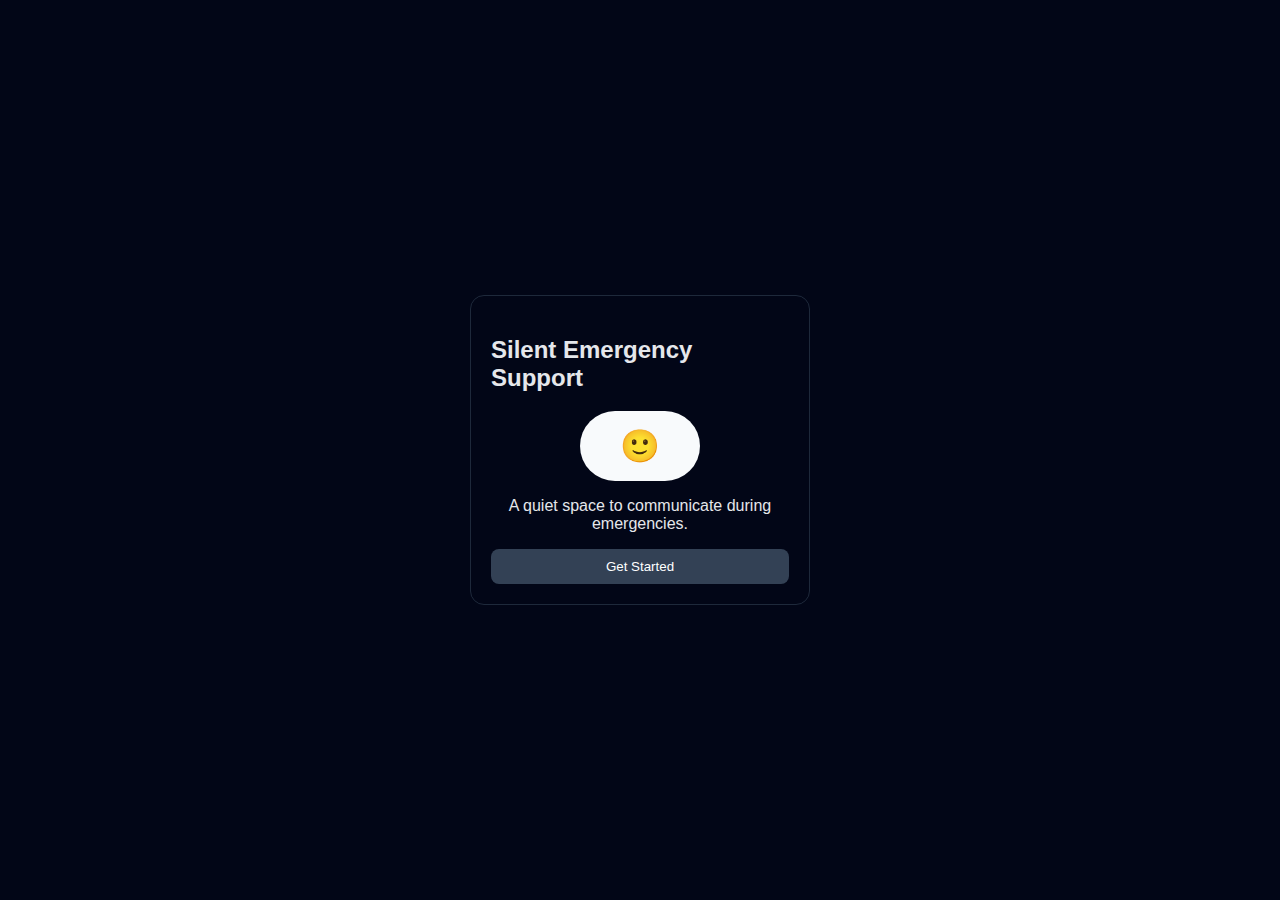
<file: index.html>
<!DOCTYPE html>
<html lang="en">
<head>
  <meta charset="UTF-8">
  <title>Silent Emergency Support</title>
  <link rel="stylesheet" href="style.css">
</head>
<body>

<!-- WELCOME -->
<div id="screen-welcome" class="screen">
  <div class="card">
    <h2>Silent Emergency Support</h2>
    <div class="cloud">🙂</div>
    <p class="center">A quiet space to communicate during emergencies.</p>
    <button onclick="show('screen-details1')">Get Started</button>
  </div>
</div>

<!-- DETAILS 1 -->
<div id="screen-details1" class="screen hidden">
  <div class="card">
    <h3>User Details</h3>
    <input id="fullName" placeholder="Full Name *">
    <input 
  id="mobileNumber"
  type="tel"
  placeholder="Mobile Number *"
  maxlength="10"
  pattern="[0-9]{10}"
  inputmode="numeric"
>

    <input 
  id="age"
  type="number"
  placeholder="Age *"
  min="1"
  max="120"
>

    <select>
      <option value="">Select Gender *</option>
      <option>Female</option>
      <option>Male</option>
      <option>Other</option>
    </select>
    <input placeholder="Blood Group (optional)">
    <textarea id="medicalInfo" placeholder="Any medication (optional)"></textarea>
    <button onclick="validateUserDetails()">Next</button>

  </div>
</div>

<!-- DETAILS 2 -->
<div id="screen-details2" class="screen hidden">
  <div class="card">
    <h3>Emergency Contacts</h3>
    <input id="ec1" placeholder="Emergency Contact 1 *" maxlength="10">
<input id="ec2" placeholder="Emergency Contact 2" maxlength="10">
<input id="ec3" placeholder="Emergency Contact 3" maxlength="10">

    <button onclick="validateEmergencyContacts()">Send OTP</button>

  </div>
</div>

<!-- OTP -->
<div id="screen-otp" class="screen hidden">
  <div class="card">
    <h3>OTP Verification</h3>
    <input 
  id="otp"
  type="tel"
  maxlength="4"
  inputmode="numeric"
  placeholder="Enter 4-digit OTP"
>

    <p class="hint">Demo OTP: <b>1234</b></p>
    <button onclick="verifyOTP()">Verify</button>
  </div>
</div>

<!-- TERMS -->
<div id="screen-terms" class="screen hidden">
  <div class="card">
    <h3>Terms & Conditions</h3>
    <ul class="terms">
  <li><b>Location</b> may be shared during emergencies to request help.</li>
  <li><b>SOS alerts</b> may be sent to emergency contacts.</li>
  <li><b>Authorities</b> (police, fire, medical, disaster response) may be contacted when risk is critical.</li>
  <li><b>Silent Mode</b> may be activated during high-risk situations (e.g., kidnapping or stalking).</li>
  <li><b>Screen Brightness</b> may be reduced to avoid drawing attention in silent emergencies.</li>
  <li><b>Do Not Disturb (DND)</b> may be enabled in the mobile app version with user permission.</li>
  <li>Emergency actions may be triggered automatically if there is no response during critical situations.</li>
  <li>False claims or misuse are the <b>user’s responsibility</b>.</li>
</ul>

    <label style="display:block; margin:10px 0;">
  <input type="checkbox" id="agreeCheck">
  I have read and agree to the Terms & Conditions
</label>

<button onclick="acceptTerms()">Agree & Continue</button>

  </div>
</div>

<!-- APP -->
<div id="screen-app" class="screen hidden">
  <div class="app">
    <div class="header">Silent Emergency Support</div>
    <div id="cloud" class="cloud">🙂</div>
    <div id="status" class="status safe">SAFE MODE</div>
    <div id="chat" class="chat"></div>
    <div class="input-area">
      <button class="mic" onclick="startListening()">🎤</button>
      <input id="chatInput" placeholder="Type or speak quietly…">
      <button onclick="sendMessage()">Send</button>
      <button class="mic" onclick="openUserCamera()">📸</button>

    </div>
    <button 
  style="margin:10px;width:100%;background:#dc2626;color:white;border:none;padding:12px;border-radius:8px;"
  onclick="openQuickAuthorityBox()">
  🚨 Report Emergency for Someone Else
</button>


  </div>
</div>

<!-- CONFIRMATION DIALOG -->
<div id="confirmBox" class="overlay hidden" style="display:none;">
  <div class="dialog-box">
    <p id="confirmText"></p>
    <div class="dialog-actions">
      <button onclick="confirmEmergency()">OK</button>
      <button onclick="cancelEmergency()">Cancel</button>
    </div>
  </div>
</div>

<script src="script.js"></script>
<input
  type="file"
  id="quickPhoto"
  accept="image/*"
  capture="environment"
  style="display:none"
  onchange="sendQuickReport(event)"
>
<div id="quickAuthorityBox" class="overlay" style="display:none;">

  <div class="dialog-box">
    <p>Select authority to contact:</p>

    <button onclick="selectQuickAuthority('Ambulance')">🚑 Ambulance</button>
    <button onclick="selectQuickAuthority('Police')">🚓 Police</button>
    <button onclick="selectQuickAuthority('Fire Service')">🔥 Fire</button>
    <button onclick="selectQuickAuthority('Disaster Management')">🌊 Disaster</button>
    <button onclick="selectQuickAuthority('Pet Vet')">🐶 Pet Vet</button>

    <button onclick="closeQuickAuthority()">Cancel</button>
  </div>
</div>

</body>
</html>
</file>
<file: style.css>
* { box-sizing: border-box; }

body {
  margin: 0;
  background: #020617;
  color: #e5e7eb;
  font-family: Arial, sans-serif;
}

.screen {
  height: 100vh;
  display: flex;
  justify-content: center;
  align-items: center;
}

.hidden { display: none; }

.card {
  width: 340px;
  padding: 20px;
  border-radius: 14px;
  border: 1px solid #1e293b;
}

.center { text-align: center; }

input, textarea, select {
  width: 100%;
  margin: 8px 0;
  padding: 10px;
  background: #020617;
  border: 1px solid #334155;
  color: #e5e7eb;
  border-radius: 6px;
}

button {
  width: 100%;
  padding: 10px;
  background: #334155;
  border: none;
  border-radius: 8px;
  color: white;
  cursor: pointer;
}

.cloud {
  width: 120px;
  height: 70px;
  background: #f8fafc;
  color: black;
  border-radius: 50px;
  margin: 10px auto;
  display: flex;
  align-items: center;
  justify-content: center;
  font-size: 32px;
}

.app {
  width: 360px;
  height: 600px;
  display: flex;
  flex-direction: column;
}

.header {
  text-align: center;
  padding: 12px;
}

.status {
  text-align: center;
  font-size: 12px;
}

.safe { color: #86efac; }
.warn { color: #fde68a; }
.danger { color: #f87171; }

.chat {
  flex: 1;
  padding: 10px;
  overflow-y: auto;
}

.message {
  padding: 8px;
  margin-bottom: 6px;
  border-radius: 10px;
}

.user { background: #0f172a; margin-left: auto; }
.bot { border: 1px solid #1e293b; }

.input-area {
  display: flex;
  gap: 6px;
  padding: 10px;
}

.mic {
  width: 40px;
  border-radius: 50%;
}

/* DIALOG */
.overlay {
  position: fixed;
  inset: 0;
  background: rgba(0,0,0,0.6);
  display: flex;
  justify-content: center;
  align-items: center;
  z-index: 9999;
}

.dialog-box {
  background: #020617;
  border: 1px solid #334155;
  padding: 20px;
  border-radius: 12px;
  width: 280px;
  text-align: center;
}

.dialog-actions {
  display: flex;
  gap: 10px;
  margin-top: 12px;
}
.overlay.hidden {
  pointer-events: none;
}
/* 🔕 Silent Mode (Demo / UI simulation) */
body.silent-mode {
  filter: brightness(0.55);
}

body.silent-mode .cloud {
  opacity: 0.5;
}

body.silent-mode .status {
  color: #94a3b8;
}
</file>
